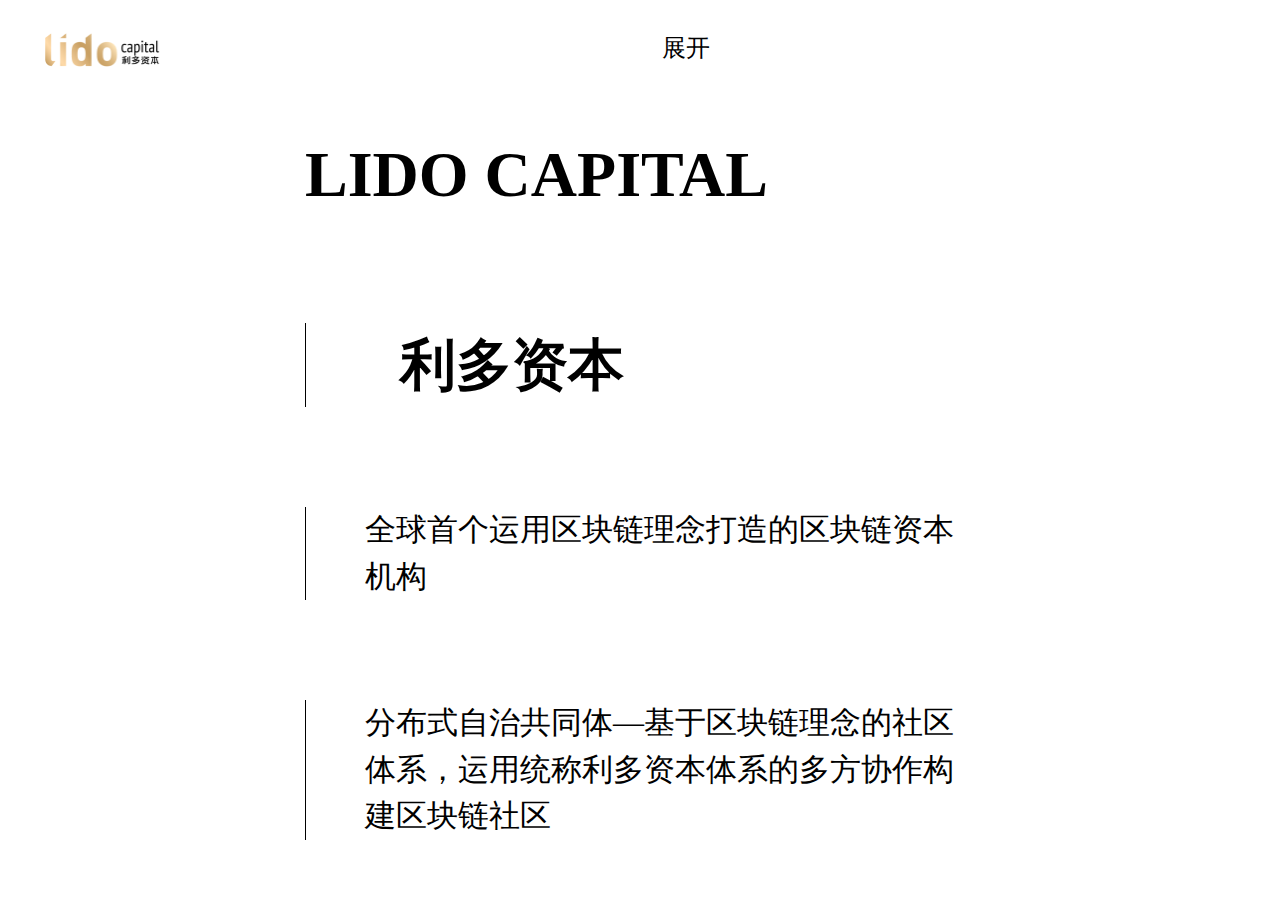
<file: index.html>
<!DOCTYPE html>
<html>

	<head>
		<meta charset="utf-8">
		<meta name="robots" content="all">
		<meta name="Copyright" content="">
		<meta name="author" content="Marke">
		<meta name="format-detection" content="telephone=no">
		<meta name="viewport" id="viewport" content="initial-scale=1, maximum-scale=1, minimum-scale=1, user-scalable=no">
		<meta name="apple-mobile-web-app-capable" content="yes">
		<meta name="apple-mobile-web-app-status-bar-style" content="black">
		<meta name="keywords" content="利多资本">
		<meta name="description" content="利多资本">
		<link rel="stylesheet" type="text/css" href="css/swiper3.4.2.css" />
		<title>利多资本</title>
		<!-- 创建-2018-08-12 -->
		<script>
			! function() {
				function a() {
					var dw = 750;
					var viewport = document.getElementById('viewport');
					viewport.setAttribute('content', 'width=' + dw + ', user-scalable=no')
				}
				var b = null;
				window.addEventListener('resize', function() {
					clearTimeout(b);
					b = setTimeout(a, 600)
				}, !1);
				a()
			}(window);

			function isPc() {
				var os = ['Android', 'iPhone', 'Windows Phone', 'iPod', 'BlackBerry', 'MeeGo', 'SymbianOS'];
				var info = navigator.userAgent;
				var len = os.length;
				for(var i = 0; i < len; i++) {
					if(info.indexOf(os[i]) > 0) {
						return false;
					}
				}
				return true;
			}

			//			if (isPc()) {
			//				location.href = '';//此处填写pc端绝对地址
			//			}
		</script>
		<link rel="stylesheet" href="css/comm.css" charset="utf-8">
	</head>

	<body>
		<div class="g-wrap g-index">
			<div class="nav">
				<img src="ossweb-img/lido_logo.png" class="logo"/>
				<div class="btn-wrap">
					<a href="javascript:" class="nav-open">展开</a>
					<a href="javascript:" class="nav-close">X</a>
				</div>
			</div>
			<ul class="nav-list">
					<li class="on">
						<a href="javascript:">首页</a>
					</li>
					<li>
						<a href="javascript:">组织架构</a>
					</li>
					<li>
						<a href="javascript:">项目</a>
					</li>
					<li>
						<a href="javascript:">合伙人</a>
					</li>
					<li>
						<a href="javascript:">新闻</a>
					</li>
				</ul>
				

			<div class="g-swiper-container" id="Jswiper">
				<div class="swiper-wrapper">
					<div class="swiper-slide">
						<div class="page1 m-container">
							<p class="title">LIDO CAPITAL</p>
							<ul class="page1-list">
								<li>利多资本</li>
								<li>全球首个运用区块链理念打造的区块链资本机构</li>
								<li>分布式自治共同体—基于区块链理念的社区体系，运用统称利多资本体系的多方协作构建区块链社区</li>
							</ul>
							<a href="details.html" class="btn-about">关于利多资本</a>
						</div>
					</div>
					<div class="swiper-slide">
						<div class="page2 ">
							<p class="title">ORGANIZATION</p>
							<div class="organization-swiper swiper-container">
								<div class="swiper-wrapper">
									<div class="swiper-slide">
										<h3 class="name1">利多投行</h3>
										<div class="organization-info">
											<img src="ossweb-img/img_organization_investment.png" />
											<div class="text-info">
												<h4>负责体系中商务运作方向</h4>

												<p>深度孵化体系内各个区块链项目，发起及规划区块链个赛道布局，对接外部区块链项目进行币改等投行业务，目前已发起并孵化体系内18个项目，旗下著名项目包括链恋ONLYLOVECHAIN，魔笛MODICHAIN、神链积分链iLAMPCHAIN、链上书LINKWORD、土豆饭TODOFAN等。</p>
											</div>
										</div>
									</div>
									<div class="swiper-slide">
										<h3 class="name2">利多基金</h3>
										<div class="organization-info">
											<img src="ossweb-img/img_organization_fund.png" />
											<div class="text-info">
												<h4>负责体系中市值维护及投资方向</h4>
												<p>为体系内孵化项目进行宣导及TOKEN融资，对外部进行尽调及投资行为。同时服务于体系内外等优质项目的量化技术维护等。</p>
											</div>
										</div>
									</div>
									<div class="swiper-slide">
										<h3 class="name3">利多技术</h3>
										<div class="organization-info">
											<img src="ossweb-img/img_organization_tech.png" />
											<div class="text-info">
												<h4>负责体系中技术研发方向</h4>
												<p>为体系内多个项目进行技术支撑，深度进行公有链、跨链、侧链、联盟等技术研发，为区块链项目及币改项目提供合理、高效的BlockChain解决方案。</p>
											</div>
										</div>
									</div>
									<div class="swiper-slide">
										<h3 class="name4">利多运营</h3>
										<div class="organization-info">
											<img src="ossweb-img/img_organization_operation.png" />
											<div class="text-info">
												<h4>负责体系中项目推广、宣发及募资</h4>
												<p>为体系内多个项目进行技术支撑，深度进行公有链、跨链、侧链、联盟等技术研发，为区块链项目及币改项目提供合理、高效的BlockChain解决方案。</p>
											</div>
										</div>
									</div>
									<div class="swiper-slide">
										<h3 class="name5">利多交易</h3>
										<div class="organization-info">
											<img src="ossweb-img/img_organization_transaction.png" />
											<div class="text-info">
												<h4>负责体系相关的海外相关交易平台对接及建设</h4>
												<p>服务及对接海外交易平台，为体系内TOKEN流通提供建设、扩展、维护及运营，目前对接有澳洲三大交易平台、南非及新加坡、日本、韩国数个交易平台。</p>
											</div>
										</div>
									</div>
									<div class="swiper-slide">
										<h3 class="name6">利多传媒</h3>
										<div class="organization-info">
											<img src="ossweb-img/img_organization_medium.png" />
											<div class="text-info">
												<h4>负责体系内项目、活动等媒体相关宣发</h4>
												<p>为利多资本体系中数十个区块链项目发声，进行线上线下全渠道媒体、活动、宣传对接及发布。外联数十家主流媒体机构、数百家海内外区块链传媒机构进行联动。</p>
											</div>
										</div>
									</div>
									<div class="swiper-slide">
										<h3 class="name7">利多教育</h3>
										<div class="organization-info">
											<img src="ossweb-img/img_organization_education.png" />
											<div class="text-info">
												<h4>负责区块链相关培训教育</h4>
												<p>与BlockChain United区块链国际联合社区深度战略合作，为中国区输入海外技术教程及国际化投资理念。 具体事务：为四类群体进行完善的区块链课程设计、整理及制作，针对1、区块链爱好者；2、区块链从业者；3；区块链技术人才；4、拥抱区块链的传统企业家等群体进行多维度的线上、线下集中式现场及跨国教学等教学。
												</p>
											</div>
										</div>
									</div>
								</div>
								<div class="swiper-pagination"></div>
							</div>
						</div>
					</div>
					<div class="swiper-slide">
						<div class="page3">
							<p class="title">ORGANIZATION</p>
							<ul class="projects-list">
								<li>
									<a href="javascript:" class="on">MODI CHAIN</a>
								</li>
								<li>
									<a href="javascript:">ONLYLOVE CHAIN</a>
								</li>
								<li>
									<a href="javascript:">ILAMP CHAIN</a>
								</li>
								<li>
									<a href="javascript:">LINKWORD</a>
								</li>
								<li>
									<a href="javascript:">CHAIN CHOI</a>
								</li>
								<li>
									<a href="javascript:">IAPP STORE</a>
								</li>
								<li>
									<a href="javascript:">TECX</a>
								</li>
								<li>
									<a href="javascript:">TODOFAN</a>
								</li>
								<li>
									<a href="javascript:">CHAIN LEAGUE</a>
								</li>
							</ul>
							<div class="project-name">
								魔笛
							</div>
							<div class="project-info-wrap">
								<img src="ossweb-img/logo_modi.png" class="pro-img" />
								<p class="p-pro-title">球首款区块链移动MI-FI</p>
								<p class="p-pro-content">魔笛是解决传统矿机存在的耗电大、无法移动、收益不明确、无法随时随地联接网络等问题的综合解决方案服务商。魔笛开发一系列带宽类矿机，体验「购买不等于消费，拥有等于赚钱」的消费方式。同时通过引入广告植入、商城购物等机制为持有者创造多重收益。</p>
								<a href="javascript:" class="btn-move">了解更多</a>
							</div>
						</div>
					</div>
					<div class="swiper-slide">
						<div class="page4">
							<p class="title">PARTNERS</p>
							<a href="javascript:" class="arrow_right p-btn-r"></a>
							<div class="partners-swiper swiper-container">

								<div class="swiper-wrapper">
									<div class="swiper-slide">
										<div class="partners-info-wrap">
											<div class="piw-top">
												<img src="ossweb-img/member_qiu.png" />
												<p class="name">邱文城</p>
												<p>利多资本体系创始人</p>
											</div>
											<div class="piw-bottom">
												<p>BLOCKCHAIN UNITED中国社区合伙人 </p>
												<p>区块链技术研究院执行院长 </p>
												<p>多个区块链项目创始人、联合创始人</p>
												<p>资深区块链研究专家 </p>
												<p>区块链产融结合研究学者 </p>
												<p>提出区块链分布式自治共同体第一人</p>
											</div>
										</div>
									</div>
									<div class="swiper-slide">
										<div class="partners-info-wrap">
											<div class="piw-top">
												<img src="ossweb-img/member_jiang.png" />
												<p class="name">江韩翠</p>
												<p>魔笛创始人</p>
											</div>
											<div class="piw-bottom">
												<p>毕业于厦门大学财务管理专业 </p>
												<p>LIDO利多资本合伙人 </p>
												<p>BLOCKCHAIN UNITED深圳社区负责人 </p>
												<p>以太雾基金会投资者关系负责人 </p>
											</div>
										</div>
									</div>
									<div class="swiper-slide">
										<div class="partners-info-wrap">
											<div class="piw-top">
												<img src="ossweb-img/member_peng.png" />
												<p class="name">彭明鑫</p>
												<p>链上书创始人</p>
											</div>
											<div class="piw-bottom">
												<p>利多资本LidoCapital合伙人 </p>

											</div>
										</div>
									</div>
									<div class="swiper-slide">
										<div class="partners-info-wrap">
											<div class="piw-top">
												<img src="ossweb-img/member_qiu.png" />
												<p class="name">韩潇雪</p>
												<p>链恋OLC创始人</p>
											</div>
											<div class="piw-bottom">
												<p>利多资本LidoCapital合伙人 </p>
												<p>兰堂千度文化创始人 </p>
												<p>中国青年大提琴演奏家</p>
												<p>千度交响乐团团长 </p>
											</div>
										</div>
									</div>
									<div class="swiper-slide">
										<div class="partners-info-wrap">
											<div class="piw-top">
												<img src="ossweb-img/member_zeng.png" />
												<p class="name">曾伟斌</p>
												<p>神链创始人</p>
											</div>
											<div class="piw-bottom">
												<p>区块链资深工程师 </p>
												<p>曾在大型国企担任高级工程师 </p>
												<p>从事多年移动互联网应用及区块链开发</p>
												<p>我的神灯联合创始人兼CTO </p>
												<p>(我的神灯 、漂流局、链报等) </p>
												<p>利多资本LidoCapital高级技术合伙人</p>
											</div>
										</div>
									</div>
								</div>
							</div>

						</div>
					</div>
					<div class="swiper-slide">
						<div class="page5 m-container">
							<p class="title">NEWS</p>
							<a href="javascript:" class="arrow_right n-btn-r"></a>
							<div class="news-swiper swiper-container">


								<div class="swiper-wrapper">
									<div class="swiper-slide">
										<img src="ossweb-img/img_1.png" />
										<div class="news-info">
											<h3>利多资本区块链品牌全球发布会</h3>
											<p>2018年7月22日，由利多资本联合乙辰科技、非小号、未来财经、香港小贝壳、车享链举办的“区块链深圳品牌全球发布会”在深圳成功召开。本次发布会旨在为区块链......</p>
											<a href="news_details.html" class="btn-read">阅读新闻</a>
										</div>
									</div>
									<div class="swiper-slide ">
										<img src="ossweb-img/img_2.png" />
										<div class="news-info">
											<h3>利多资本区块链品牌全球发布会</h3>
											<p>2018年7月22日，由利多资本联合乙辰科技、非小号、未来财经、香港小贝壳、车享链举办的“区块链深圳品牌全球发布会”在深圳成功召开。本次发布会旨在为区块链......</p>
											<a href="news_details.html" class="btn-read">阅读新闻</a>
										</div>
									</div>
								</div>
							</div>
						</div>
						<div class="footer">
							<p>如需合作，请联系我们: lidocapitalsg@gmail.com</p>
							<p>Copyright © Lido Capital. All Rights Reserved.</p>
						</div>
					</div>
				</div>
			</div>
		</div>
		<script src="js/zepto.js"></script>
		<script src="js/swiper3.4.2.js"></script>
		<script src="js/comm.js"></script>
	</body>
</html>
</file>
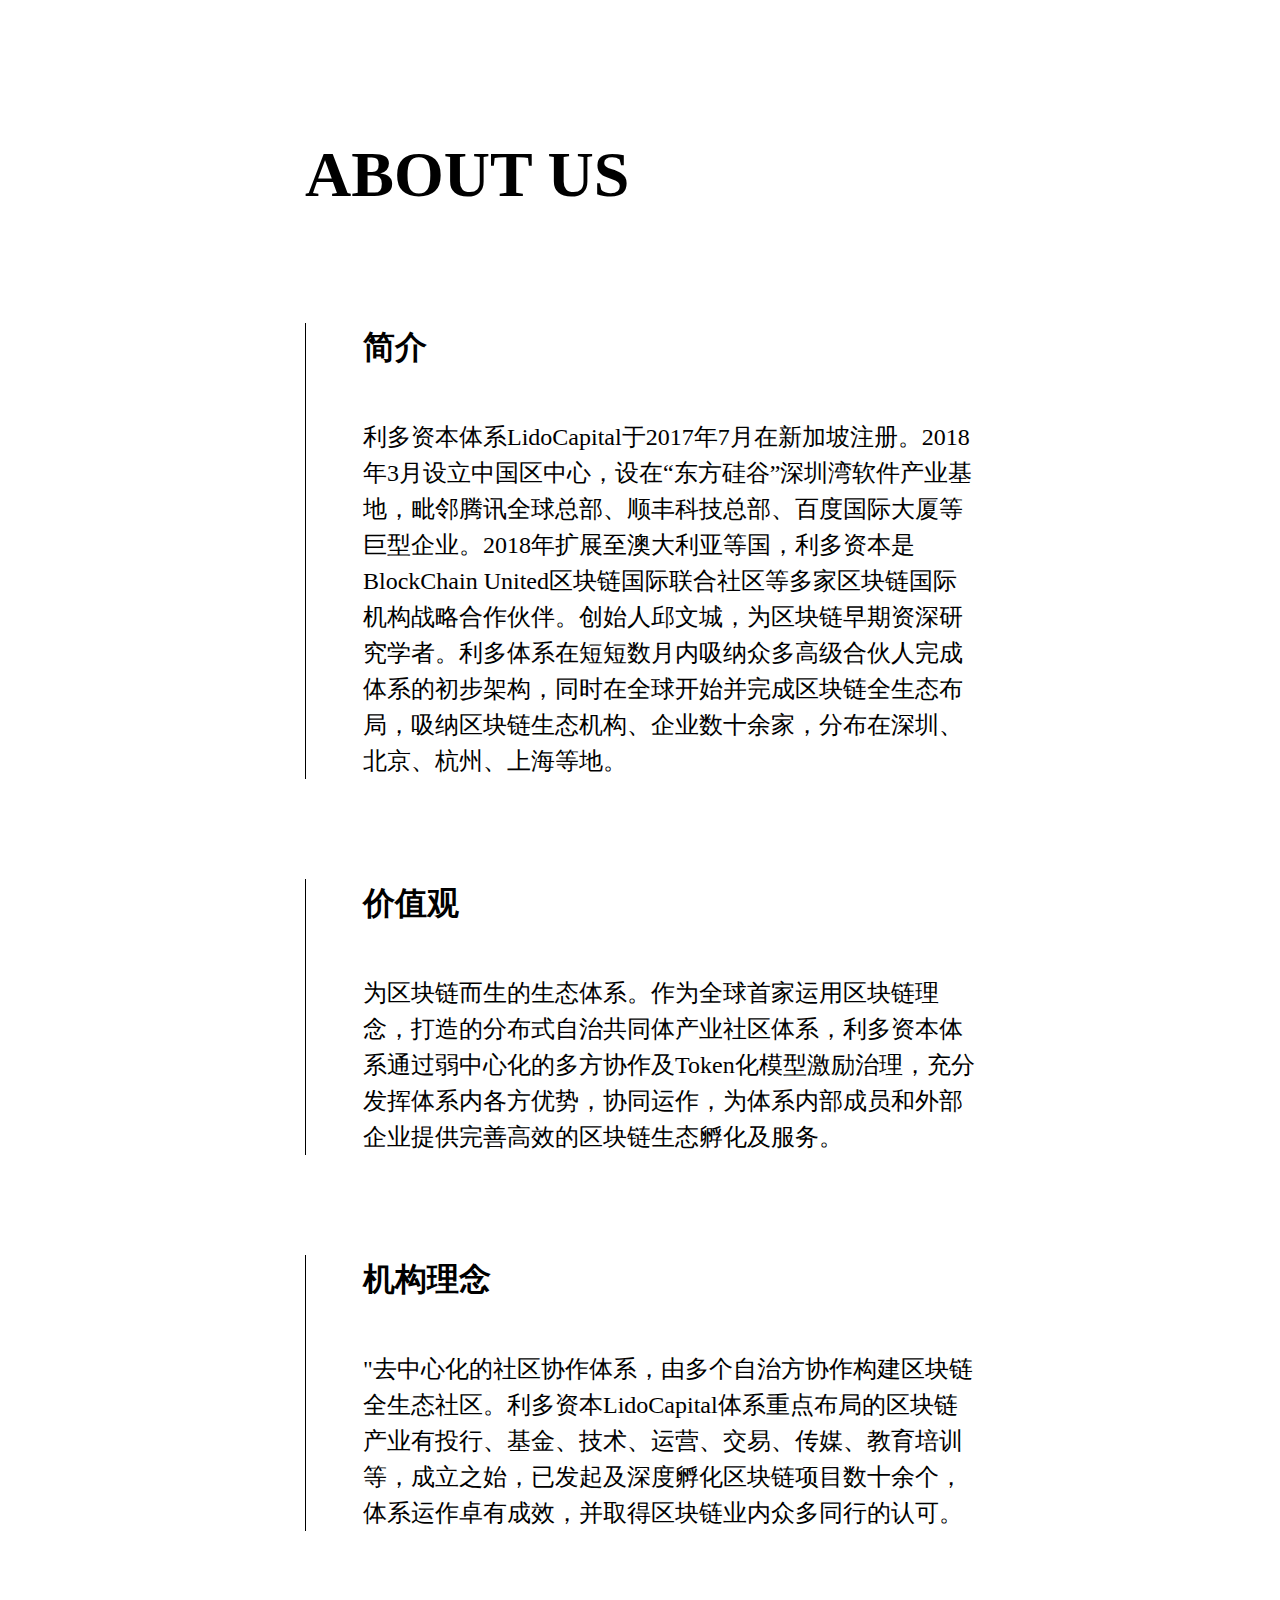
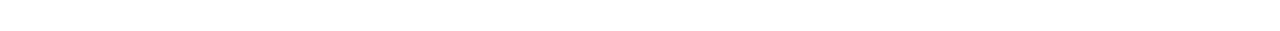
<file: details.html>
<!DOCTYPE html>
<html>
<head>
    <meta charset="utf-8">
    <meta name="robots" content="all">
    <meta name="Copyright" content="">
    <meta name="author" content="Marke">
    <meta name="format-detection" content="telephone=no">
    <meta name="viewport" id="viewport" content="initial-scale=1, maximum-scale=1, minimum-scale=1, user-scalable=no">
    <meta name="apple-mobile-web-app-capable" content="yes">
    <meta name="apple-mobile-web-app-status-bar-style" content="black">
    <meta name="keywords" content="利多资本">
    <meta name="description" content="利多资本">
    <title>利多资本</title>
    <!-- 创建-2018-08-12 -->
    <script>
        !function(){function a(){var dw=750;var viewport=document.getElementById('viewport');viewport.setAttribute('content', 'width='+dw+', user-scalable=no')}var b=null;window.addEventListener('resize',function(){clearTimeout(b);b=setTimeout(a, 600)},!1);a()}(window);
    			//			if (isPc()) {
			//				location.href = '';//此处填写pc端绝对地址
			//			}
    </script>
    <link rel="stylesheet" href="css/comm.css" charset="utf-8">
</head>
<body>

<div class="g-wrap">
<div class="m-container">
				<p class="title">
					ABOUT US	    			
	    		</p>
			<ul class="content-info-list">
				<li>
					<h3>简介</h3>
					<p>利多资本体系LidoCapital于2017年7月在新加坡注册。2018年3月设立中国区中心，设在“东方硅谷”深圳湾软件产业基地，毗邻腾讯全球总部、顺丰科技总部、百度国际大厦等巨型企业。2018年扩展至澳大利亚等国，利多资本是BlockChain United区块链国际联合社区等多家区块链国际机构战略合作伙伴。创始人邱文城，为区块链早期资深研究学者。利多体系在短短数月内吸纳众多高级合伙人完成体系的初步架构，同时在全球开始并完成区块链全生态布局，吸纳区块链生态机构、企业数十余家，分布在深圳、北京、杭州、上海等地。</p>
				</li>
				<li>
					<h3>价值观</h3>
					<p>为区块链而生的生态体系。作为全球首家运用区块链理念，打造的分布式自治共同体产业社区体系，利多资本体系通过弱中心化的多方协作及Token化模型激励治理，充分发挥体系内各方优势，协同运作，为体系内部成员和外部企业提供完善高效的区块链生态孵化及服务。</p>
				</li>
				<li>
					<h3>机构理念</h3>
					<p>"去中心化的社区协作体系，由多个自治方协作构建区块链全生态社区。利多资本LidoCapital体系重点布局的区块链产业有投行、基金、技术、运营、交易、传媒、教育培训等，成立之始，已发起及深度孵化区块链项目数十余个，体系运作卓有成效，并取得区块链业内众多同行的认可。</p>
				</li>
			</ul>
			</div>
</div>

</body>
</html>
</file>
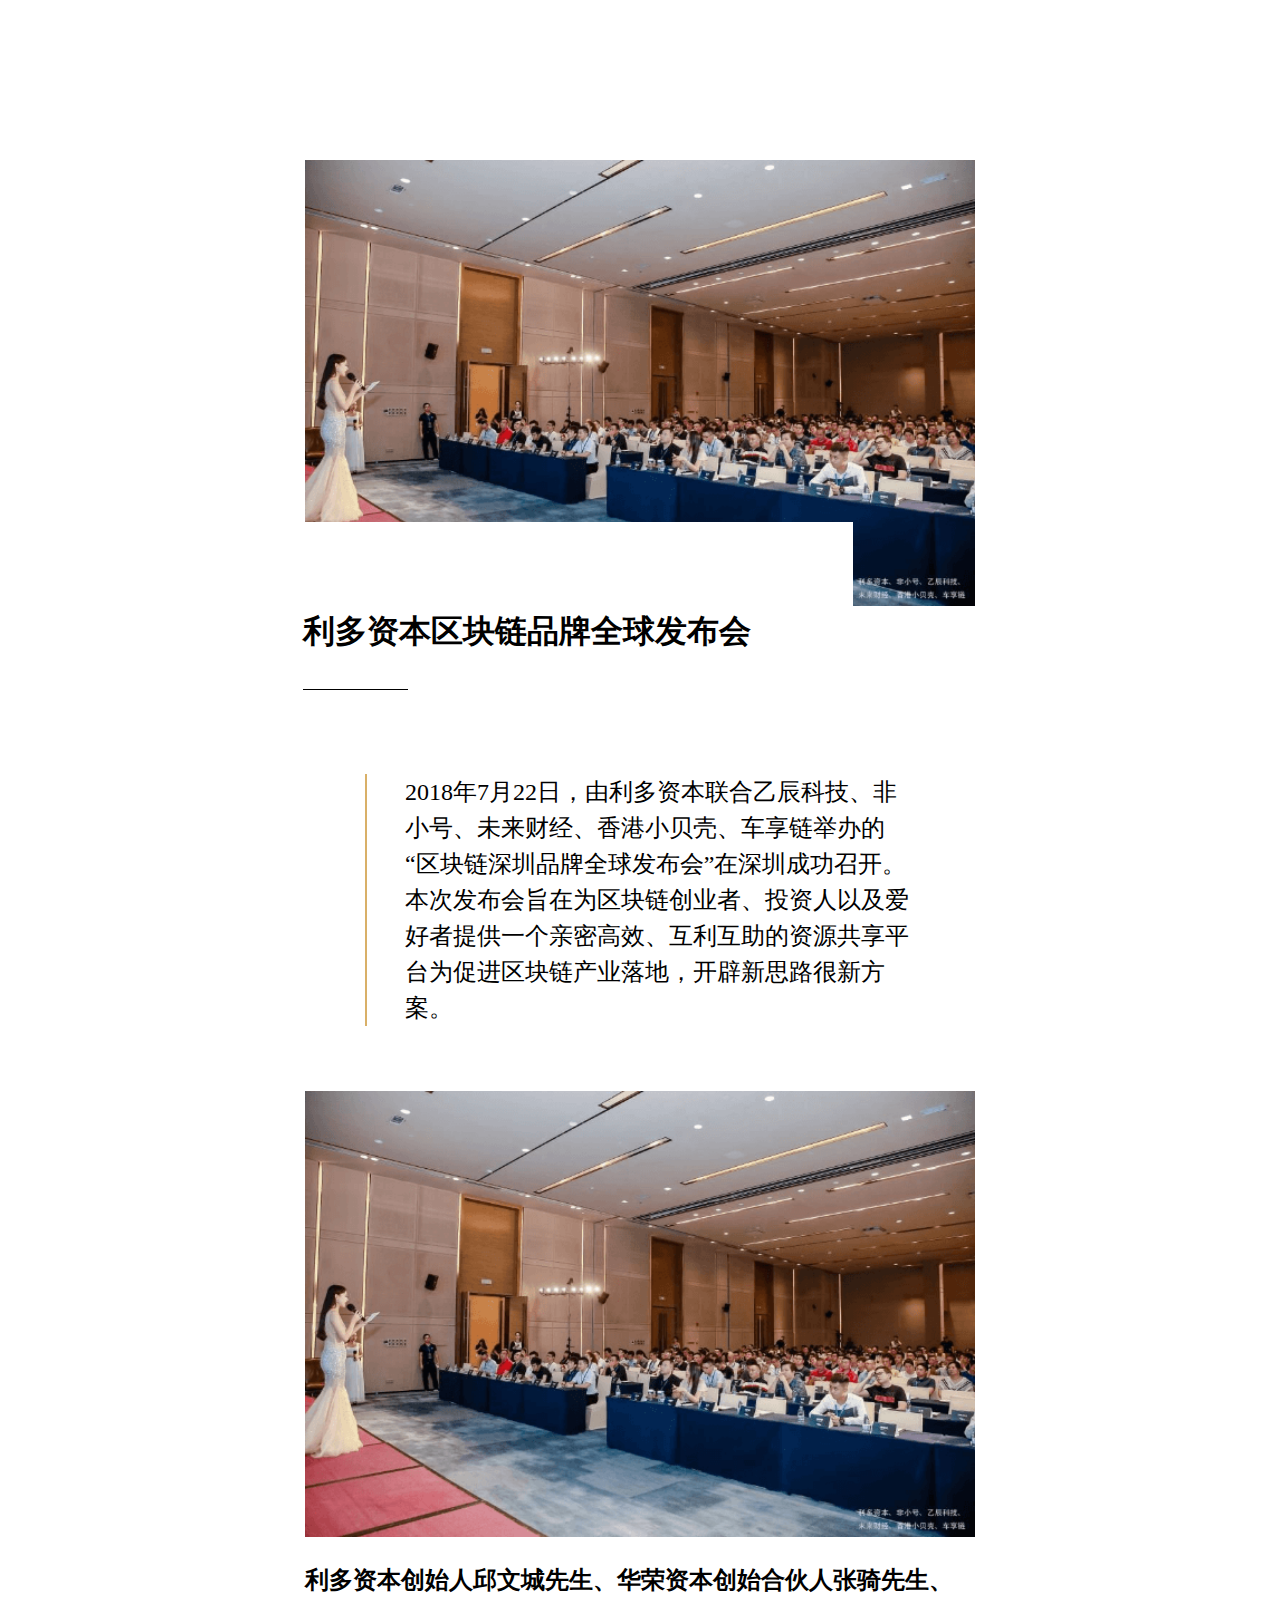
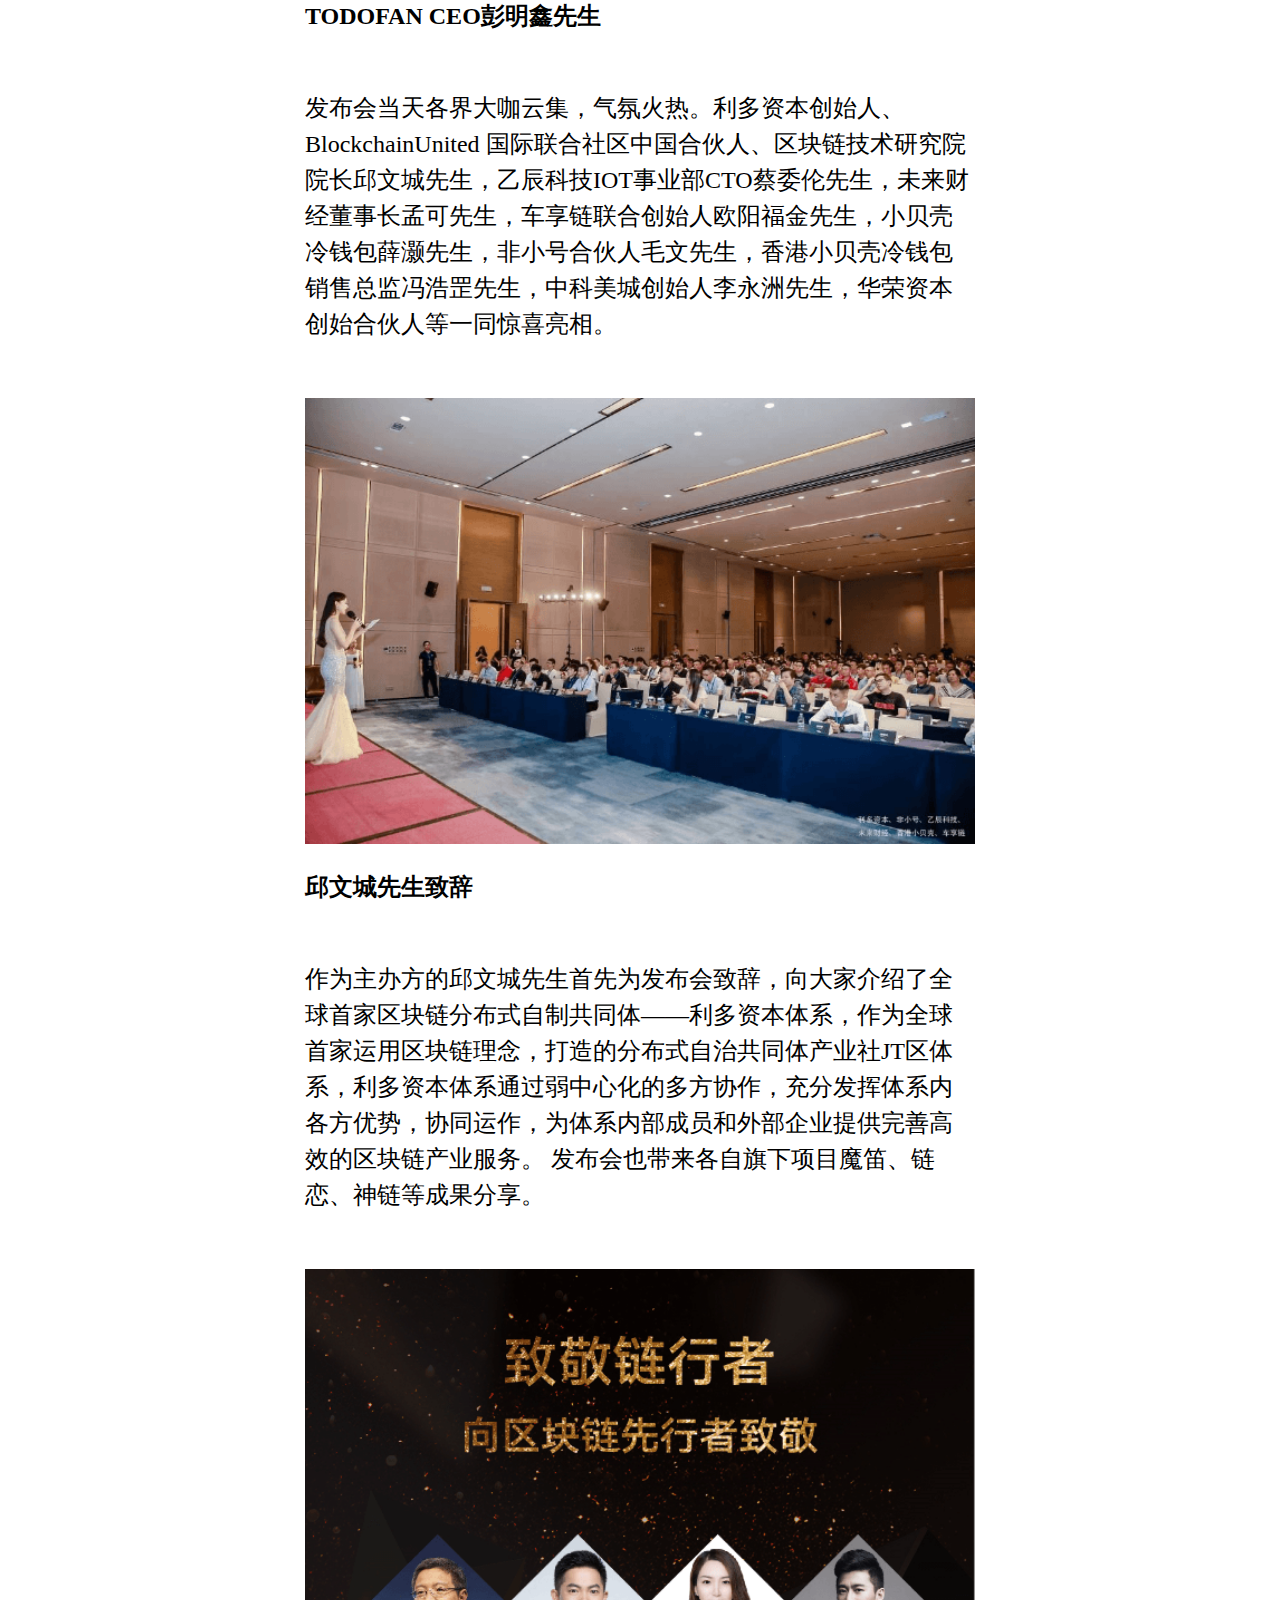
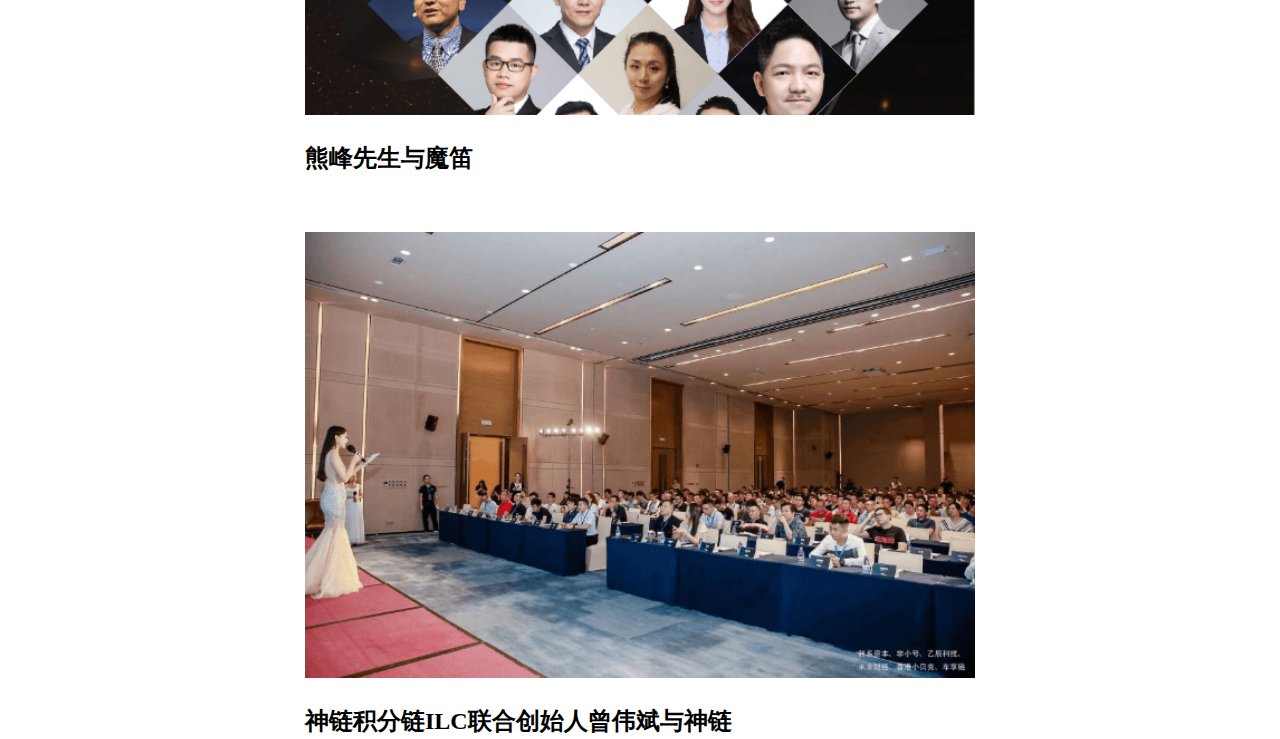
<file: news_details.html>
<!DOCTYPE html>
<html>
<head>
    <meta charset="utf-8">
    <meta name="robots" content="all">
    <meta name="Copyright" content="">
    <meta name="author" content="Marke">
    <meta name="format-detection" content="telephone=no">
    <meta name="viewport" id="viewport" content="initial-scale=1, maximum-scale=1, minimum-scale=1, user-scalable=no">
    <meta name="apple-mobile-web-app-capable" content="yes">
    <meta name="apple-mobile-web-app-status-bar-style" content="black">
    <meta name="keywords" content="利多资本">
    <meta name="description" content="利多资本">
    <title>ר利多资本</title>
    <!-- 创建-2018-08-12 -->
    <script>
        !function(){function a(){var dw=750;var viewport=document.getElementById('viewport');viewport.setAttribute('content', 'width='+dw+', user-scalable=no')}var b=null;window.addEventListener('resize',function(){clearTimeout(b);b=setTimeout(a, 600)},!1);a()}(window);
    			//			if (isPc()) {
			//				location.href = '';//此处填写pc端绝对地址
			//			}
    </script>
    <link rel="stylesheet" href="css/comm.css" charset="utf-8">
</head>
<body>

<div class="g-wrap g-news_details">
	<div class="m-container">
		<img src="ossweb-img/img_1.png" class="img1"/>
		<p class="news_title">
			利多资本区块链品牌全球发布会
		</p>
		<p class="p1">
			2018年7月22日，由利多资本联合乙辰科技、非小号、未来财经、香港小贝壳、车享链举办的“区块链深圳品牌全球发布会”在深圳成功召开。本次发布会旨在为区块链创业者、投资人以及爱好者提供一个亲密高效、互利互助的资源共享平台为促进区块链产业落地，开辟新思路很新方案。
		</p>
		<img src="ossweb-img/img_1.png" alt=""/>
		<p class="img-title">利多资本创始人邱文城先生、华荣资本创始合伙人张骑先生、TODOFAN CEO彭明鑫先生</p>
		<p class="p2">发布会当天各界大咖云集，气氛火热。利多资本创始人、BlockchainUnited 国际联合社区中国合伙人、区块链技术研究院院长邱文城先生，乙辰科技IOT事业部CTO蔡委伦先生，未来财经董事长孟可先生，车享链联合创始人欧阳福金先生，小贝壳冷钱包薛灏先生，非小号合伙人毛文先生，香港小贝壳冷钱包销售总监冯浩罡先生，中科美城创始人李永洲先生，华荣资本创始合伙人等一同惊喜亮相。</p>
		<img src="ossweb-img/img_1.png" alt="" />
		<p class="img-title">邱文城先生致辞</p>
		<p class="p2">作为主办方的邱文城先生首先为发布会致辞，向大家介绍了全球首家区块链分布式自制共同体——利多资本体系，作为全球首家运用区块链理念，打造的分布式自治共同体产业社JT区体系，利多资本体系通过弱中心化的多方协作，充分发挥体系内各方优势，协同运作，为体系内部成员和外部企业提供完善高效的区块链产业服务。
发布会也带来各自旗下项目魔笛、链恋、神链等成果分享。</p>
		<img src="ossweb-img/img_2.png" />
		<p class="img-title">熊峰先生与魔笛</p>
		<img src="ossweb-img/img_1.png"/>
		<p class="img-title">神链积分链ILC联合创始人曾伟斌与神链</p>
		
	</div>
</div>


</body>
</html>
</file>
<file: css/comm.css>
.arrow_left,.arrow_right,.sprite-img{background-image:url(../ossweb-img/sprite-img.png);background-size:221px 108px;background-repeat:no-repeat}
.arrow_left{background-position:0 0;width:108px;height:108px}
.arrow_right{background-position:-113px 0;width:108px;height:108px}
body,dd,dl,form,h1,h2,h3,h4,h5,h6,ol,p,ul{margin:0}
body,button,input,select,textarea{font-size:24px;line-height:1.5}
h1,h2,h3,h4,h5,h6{font-size:100%}
b,em{font-style:normal}
a{text-decoration:none}
a:hover{text-decoration:none}
img{vertical-align:middle;border:0;padding:0;margin:0}
button,input,select,textarea{font-size:100%;outline:0}
table{border-collapse:collapse;border-spacing:0}
ol,td,th,ul{padding:0}
dl,ol,ul{list-style:none}
.clearfix:after{visibility:hidden;display:block;font-size:0;content:" ";clear:both;height:0}
.clearfix{*zoom:1}
.g-wrap,body,html{width:100%;height:100%}
.g-index{height:100%;overflow:hidden}
.g-wrap{-webkit-text-size-adjust:none;font-size:24px}
.g-wrap a{-webkit-tap-highlight-color:transparent;display:inline-block}
.g-wrap a:active{-webkit-filter:brightness(1.2);filter:brightness(1.2)}
.swiper-container{width:100%;height:100%}
#Jswiper{position:relative;width:100%;height:100%}
#Jswiper .swiper-slide{position:relative;background:#fff;color:#000;text-align:center;overflow:auto;-webkit-overflow-scrolling:touch}
.swiper-pagination-bullet-active{background:#000}
.m-container{width:670px;margin:0 auto}
.title{text-align:left;font-size:64px;margin-top:127px;font-weight:700;margin-bottom:100px}
.nav{position:fixed;height:96px;top:0;left:0;width:750px;line-height:96px;overflow:hidden;background:#fff;z-index:999}
.nav img{margin-left:40px}
.nav .btn-wrap{height:96px;color:#000;float:right;margin-right:40px}
.nav .btn-wrap a{line-height:96px;color:#000}
.nav .nav-close{display:none}
.nav-list{display:none;position:fixed;height:100%;top:96px;left:0;z-index:999;width:100%;background:#fff}
.nav-list li{margin:45px 25px}
.nav-list li.on,.nav-list li:hover{border-bottom:2px solid #d9b068}
.nav-list li.on a,.nav-list li:hover a{color:#d9b068}
.nav-list a{font-size:32px;display:inline-block;padding:0 16px;color:#000;line-height:56px}
.page1{text-align:center}
.page1-list li{text-align:left;position:relative;margin-bottom:100px;font-size:31px;padding-left:60px}
.page1-list li:first-child{font-weight:700;font-size:56px;padding-left:95px}
.page1-list li:before{position:absolute;content:"";width:1px;height:100%;background:#000;left:0;top:0}
.btn-about{padding:20px 45px;background:#d9b068;color:#000}
.page2 .title,.page3 .title,.page4 .title,.pgae5 .title{margin-bottom:40px;padding:0 40px}
.organization-swiper{text-align:left}
.organization-swiper h3{z-index:1;text-align:left;position:relative;text-align:left;padding:0 40px;margin-bottom:90px;float:left;font-size:56px}
.organization-swiper h3:after{content:'';font-size:154px;color:#f5f5f5;width:222px;height:120px;text-align:center;list-style:initial;position:absolute;bottom:-26px;left:50%;transform:translateX(-50%);z-index:-1}
.organization-swiper h3.name1:after{content:'01'}
.organization-swiper h3.name2:after{content:'02'}
.organization-swiper h3.name3:after{content:'03'}
.organization-swiper h3.name4:after{content:'04'}
.organization-swiper h3.name5:after{content:'05'}
.organization-swiper h3.name6:after{content:'06'}
.organization-swiper h3.name7:after{content:'07'}
.organization-info{position:relative;width:580px;height:580px;float:right;text-align:left}
.organization-info img{position:relative;width:580px;height:580px}
.organization-info .text-info{width:364px;position:absolute;background:#fff;padding:43px 50px;box-shadow:0 0 14px rgba(0,0,0,.2);top:46px;left:-123px}
.organization-info .text-info:after{position:absolute;content:"";width:1px;top:-150px;right:-360px;background:#000}
.organization-info .text-info h4{margin-bottom:35px;font-size:32px}
.page3 .title{margin-bottom:30px}
.projects-list{position:relative;overflow:hidden;white-space:nowrap;width:710px;overflow:auto;-webkit-overflow-scrolling:touch;margin-left:40px;text-align:left}
.projects-list:after{position:absolute;right:0;top:0;content:"";width:1px;background:#000}
.projects-list a{color:#000;font-weight:700;padding:5px 10px}
.projects-list a.on{background:#000;color:#fff}
.projects-list li{white-space:nowrap;margin:8px 10px;display:inline}
.projects-list li:last-child{margin-right:40px}
.page4{position:relative}
.page4 .p-btn-r{position:absolute;right:0;z-index:99;top:250px}
.partners-swiper{margin-left:35px}
.partners-swiper .swiper-slide{width:500px}
.project-name{margin-top:45px;padding-left:95px;margin-left:40px;font-size:40px;position:relative;text-align:left;font-weight:700}
.project-name:after{position:absolute;left:0;top:0;content:"";width:1px;height:150px;background:#000}
.project-info-wrap{margin-top:40px;text-align:left;width:420px;height:600px;padding:55px 75px;background:#2b2d37;box-shadow:0 0 10px #2b2d37;color:#d9b068;margin-left:135px;position:relative}
.project-info-wrap img{position:absolute;left:76px;top:52px}
.p-pro-title{font-size:32px;margin:86px 0 30px;font-weight:700}
.btn-move{padding:10px 35px;background:#d9b068;color:#000;position:absolute;bottom:55px;left:75px}
.partners-info-wrap{text-align:center;width:440px;height:577px;box-shadow:0 4px 12px 0 rgba(0,0,0,.2);color:#d9b068;margin-left:5px;background:#fff}
.piw-top{width:100%;height:320px;background:#2b2d37}
.piw-top p:first-child{font-size:20px}
.piw-top img{margin:35px 0 35px;height:120px;width:120px}
.piw-top .name{margin-bottom:5px;font-size:32px}
.piw-bottom{color:#000;font-size:20px;margin:0 auto;height:250px;text-align:left;padding:0 40px;margin-top:25px}
.page5{position:relative}
.page5 .n-btn-r{position:absolute;right:0;top:391px;z-index:99}
.news-swiper{margin:0;padding-top:20px}
.news-swiper img{height:400px;width:600px}
.news-swiper .arrow_left,.news-swiper .arrow_right{margin-top:-20px}
.news-swiper .arrow_left{left:-160px}
.news-swiper .swiper-container{height:450px}
.news-swiper .swiper-slide{text-align:left;width:720px;height:580px;padding-right:230px;position:relative}
.news-swiper .swiper-slide:last-child{padding-right:0}
.news-swiper .swiper-slide:last-child .news-info{right:0}
.news-info{width:373px;height:395px;padding:45px 40px 50px;position:absolute;background:#fff;text-align:left;left:9px;top:63px;box-shadow:0 0 10px #ccc}
.news-info h3{font-size:32px;margin-bottom:30px}
.news-info a{padding:15px 60px;background:#d9b068;color:#000;position:absolute;bottom:50px;left:45px}
.news-info p{font-size:20px}
.footer{height:180px;width:100%;background:#f3f3f3;text-align:center;color:#999;position:absolute;bottom:0;left:0}
.footer p:first-child{color:#000;padding:50px 0 16px}
.content-info-list{padding-bottom:100px}
.content-info-list h3{font-size:32px;margin-bottom:48px;margin-top:100px}
.content-info-list li{padding-left:58px;position:relative}
.content-info-list li:after{position:absolute;left:0;top:0;height:100%;width:1px;content:"";background:#000}
.g-news_details .img1{margin-top:160px}
.g-news_details .news_title{position:relative;top:-84px;background:#fff;left:-2px;height:56px;width:493px;padding:85px 57px 27px 0;font-size:32px;font-weight:700}
.g-news_details .news_title:after{position:absolute;left:0;bottom:0;height:1px;width:105px;content:"";z-index:1;background:#000}
.g-news_details img{width:670px;height:446px}
.g-news_details .p1{width:510px;padding-left:40px;margin:0 auto 65px;position:relative}
.g-news_details .p1:after{position:absolute;left:0;top:0;height:100%;width:2px;background:#d9b068;content:"";z-index:2}
.g-news_details .p2{margin-bottom:56px}
.g-news_details .img-title{margin:25px auto 56px;font-weight:700}
</file>
<file: css/swiper3.4.2.css>
/**
 * Swiper 3.4.2
 * Most modern mobile touch slider and framework with hardware accelerated transitions
 * 
 * http://www.idangero.us/swiper/
 * 
 * Copyright 2017, Vladimir Kharlampidi
 * The iDangero.us
 * http://www.idangero.us/
 * 
 * Licensed under MIT
 * 
 * Released on: March 10, 2017
 */
.swiper-container{margin-left:auto;margin-right:auto;position:relative;overflow:hidden;z-index:1}.swiper-container-no-flexbox .swiper-slide{float:left}.swiper-container-vertical>.swiper-wrapper{-webkit-box-orient:vertical;-moz-box-orient:vertical;-ms-flex-direction:column;-webkit-flex-direction:column;flex-direction:column}.swiper-wrapper{position:relative;width:100%;height:100%;z-index:1;display:-webkit-box;display:-moz-box;display:-ms-flexbox;display:-webkit-flex;display:flex;-webkit-transition-property:-webkit-transform;-moz-transition-property:-moz-transform;-o-transition-property:-o-transform;-ms-transition-property:-ms-transform;transition-property:transform;-webkit-box-sizing:content-box;-moz-box-sizing:content-box;box-sizing:content-box}.swiper-container-android .swiper-slide,.swiper-wrapper{-webkit-transform:translate3d(0,0,0);-moz-transform:translate3d(0,0,0);-o-transform:translate(0,0);-ms-transform:translate3d(0,0,0);transform:translate3d(0,0,0)}.swiper-container-multirow>.swiper-wrapper{-webkit-box-lines:multiple;-moz-box-lines:multiple;-ms-flex-wrap:wrap;-webkit-flex-wrap:wrap;flex-wrap:wrap}.swiper-container-free-mode>.swiper-wrapper{-webkit-transition-timing-function:ease-out;-moz-transition-timing-function:ease-out;-ms-transition-timing-function:ease-out;-o-transition-timing-function:ease-out;transition-timing-function:ease-out;margin:0 auto}.swiper-slide{-webkit-flex-shrink:0;-ms-flex:0 0 auto;flex-shrink:0;width:100%;height:100%;position:relative}.swiper-container-autoheight,.swiper-container-autoheight .swiper-slide{height:auto}.swiper-container-autoheight .swiper-wrapper{-webkit-box-align:start;-ms-flex-align:start;-webkit-align-items:flex-start;align-items:flex-start;-webkit-transition-property:-webkit-transform,height;-moz-transition-property:-moz-transform;-o-transition-property:-o-transform;-ms-transition-property:-ms-transform;transition-property:transform,height}.swiper-container .swiper-notification{position:absolute;left:0;top:0;pointer-events:none;opacity:0;z-index:-1000}.swiper-wp8-horizontal{-ms-touch-action:pan-y;touch-action:pan-y}.swiper-wp8-vertical{-ms-touch-action:pan-x;touch-action:pan-x}.swiper-button-next,.swiper-button-prev{position:absolute;top:50%;width:27px;height:44px;margin-top:-22px;z-index:10;cursor:pointer;-moz-background-size:27px 44px;-webkit-background-size:27px 44px;background-size:27px 44px;background-position:center;background-repeat:no-repeat}.swiper-button-next.swiper-button-disabled,.swiper-button-prev.swiper-button-disabled{opacity:.35;cursor:auto;pointer-events:none}.swiper-button-prev,.swiper-container-rtl .swiper-button-next{background-image:url("data:image/svg+xml;charset=utf-8,%3Csvg%20xmlns%3D'http%3A%2F%2Fwww.w3.org%2F2000%2Fsvg'%20viewBox%3D'0%200%2027%2044'%3E%3Cpath%20d%3D'M0%2C22L22%2C0l2.1%2C2.1L4.2%2C22l19.9%2C19.9L22%2C44L0%2C22L0%2C22L0%2C22z'%20fill%3D'%23007aff'%2F%3E%3C%2Fsvg%3E");left:10px;right:auto}.swiper-button-prev.swiper-button-black,.swiper-container-rtl .swiper-button-next.swiper-button-black{background-image:url("data:image/svg+xml;charset=utf-8,%3Csvg%20xmlns%3D'http%3A%2F%2Fwww.w3.org%2F2000%2Fsvg'%20viewBox%3D'0%200%2027%2044'%3E%3Cpath%20d%3D'M0%2C22L22%2C0l2.1%2C2.1L4.2%2C22l19.9%2C19.9L22%2C44L0%2C22L0%2C22L0%2C22z'%20fill%3D'%23000000'%2F%3E%3C%2Fsvg%3E")}.swiper-button-prev.swiper-button-white,.swiper-container-rtl .swiper-button-next.swiper-button-white{background-image:url("data:image/svg+xml;charset=utf-8,%3Csvg%20xmlns%3D'http%3A%2F%2Fwww.w3.org%2F2000%2Fsvg'%20viewBox%3D'0%200%2027%2044'%3E%3Cpath%20d%3D'M0%2C22L22%2C0l2.1%2C2.1L4.2%2C22l19.9%2C19.9L22%2C44L0%2C22L0%2C22L0%2C22z'%20fill%3D'%23ffffff'%2F%3E%3C%2Fsvg%3E")}.swiper-button-next,.swiper-container-rtl .swiper-button-prev{background-image:url("data:image/svg+xml;charset=utf-8,%3Csvg%20xmlns%3D'http%3A%2F%2Fwww.w3.org%2F2000%2Fsvg'%20viewBox%3D'0%200%2027%2044'%3E%3Cpath%20d%3D'M27%2C22L27%2C22L5%2C44l-2.1-2.1L22.8%2C22L2.9%2C2.1L5%2C0L27%2C22L27%2C22z'%20fill%3D'%23007aff'%2F%3E%3C%2Fsvg%3E");right:10px;left:auto}.swiper-button-next.swiper-button-black,.swiper-container-rtl .swiper-button-prev.swiper-button-black{background-image:url("data:image/svg+xml;charset=utf-8,%3Csvg%20xmlns%3D'http%3A%2F%2Fwww.w3.org%2F2000%2Fsvg'%20viewBox%3D'0%200%2027%2044'%3E%3Cpath%20d%3D'M27%2C22L27%2C22L5%2C44l-2.1-2.1L22.8%2C22L2.9%2C2.1L5%2C0L27%2C22L27%2C22z'%20fill%3D'%23000000'%2F%3E%3C%2Fsvg%3E")}.swiper-button-next.swiper-button-white,.swiper-container-rtl .swiper-button-prev.swiper-button-white{background-image:url("data:image/svg+xml;charset=utf-8,%3Csvg%20xmlns%3D'http%3A%2F%2Fwww.w3.org%2F2000%2Fsvg'%20viewBox%3D'0%200%2027%2044'%3E%3Cpath%20d%3D'M27%2C22L27%2C22L5%2C44l-2.1-2.1L22.8%2C22L2.9%2C2.1L5%2C0L27%2C22L27%2C22z'%20fill%3D'%23ffffff'%2F%3E%3C%2Fsvg%3E")}.swiper-pagination{position:absolute;text-align:center;-webkit-transition:.3s;-moz-transition:.3s;-o-transition:.3s;transition:.3s;-webkit-transform:translate3d(0,0,0);-ms-transform:translate3d(0,0,0);-o-transform:translate3d(0,0,0);transform:translate3d(0,0,0);z-index:10}.swiper-pagination.swiper-pagination-hidden{opacity:0}.swiper-container-horizontal>.swiper-pagination-bullets,.swiper-pagination-custom,.swiper-pagination-fraction{bottom:10px;left:0;width:100%}.swiper-pagination-bullet{width:8px;height:8px;display:inline-block;border-radius:100%;background:#000;opacity:.2}button.swiper-pagination-bullet{border:none;margin:0;padding:0;box-shadow:none;-moz-appearance:none;-ms-appearance:none;-webkit-appearance:none;appearance:none}.swiper-pagination-clickable .swiper-pagination-bullet{cursor:pointer}.swiper-pagination-white .swiper-pagination-bullet{background:#fff}.swiper-pagination-bullet-active{opacity:1;background:#007aff}.swiper-pagination-white .swiper-pagination-bullet-active{background:#fff}.swiper-pagination-black .swiper-pagination-bullet-active{background:#000}.swiper-container-vertical>.swiper-pagination-bullets{right:10px;top:50%;-webkit-transform:translate3d(0,-50%,0);-moz-transform:translate3d(0,-50%,0);-o-transform:translate(0,-50%);-ms-transform:translate3d(0,-50%,0);transform:translate3d(0,-50%,0)}.swiper-container-vertical>.swiper-pagination-bullets .swiper-pagination-bullet{margin:5px 0;display:block}.swiper-container-horizontal>.swiper-pagination-bullets .swiper-pagination-bullet{margin:0 5px}.swiper-pagination-progress{background:rgba(0,0,0,.25);position:absolute}.swiper-pagination-progress .swiper-pagination-progressbar{background:#007aff;position:absolute;left:0;top:0;width:100%;height:100%;-webkit-transform:scale(0);-ms-transform:scale(0);-o-transform:scale(0);transform:scale(0);-webkit-transform-origin:left top;-moz-transform-origin:left top;-ms-transform-origin:left top;-o-transform-origin:left top;transform-origin:left top}.swiper-container-rtl .swiper-pagination-progress .swiper-pagination-progressbar{-webkit-transform-origin:right top;-moz-transform-origin:right top;-ms-transform-origin:right top;-o-transform-origin:right top;transform-origin:right top}.swiper-container-horizontal>.swiper-pagination-progress{width:100%;height:4px;left:0;top:0}.swiper-container-vertical>.swiper-pagination-progress{width:4px;height:100%;left:0;top:0}.swiper-pagination-progress.swiper-pagination-white{background:rgba(255,255,255,.5)}.swiper-pagination-progress.swiper-pagination-white .swiper-pagination-progressbar{background:#fff}.swiper-pagination-progress.swiper-pagination-black .swiper-pagination-progressbar{background:#000}.swiper-container-3d{-webkit-perspective:1200px;-moz-perspective:1200px;-o-perspective:1200px;perspective:1200px}.swiper-container-3d .swiper-cube-shadow,.swiper-container-3d .swiper-slide,.swiper-container-3d .swiper-slide-shadow-bottom,.swiper-container-3d .swiper-slide-shadow-left,.swiper-container-3d .swiper-slide-shadow-right,.swiper-container-3d .swiper-slide-shadow-top,.swiper-container-3d .swiper-wrapper{-webkit-transform-style:preserve-3d;-moz-transform-style:preserve-3d;-ms-transform-style:preserve-3d;transform-style:preserve-3d}.swiper-container-3d .swiper-slide-shadow-bottom,.swiper-container-3d .swiper-slide-shadow-left,.swiper-container-3d .swiper-slide-shadow-right,.swiper-container-3d .swiper-slide-shadow-top{position:absolute;left:0;top:0;width:100%;height:100%;pointer-events:none;z-index:10}.swiper-container-3d .swiper-slide-shadow-left{background-image:-webkit-gradient(linear,left top,right top,from(rgba(0,0,0,.5)),to(rgba(0,0,0,0)));background-image:-webkit-linear-gradient(right,rgba(0,0,0,.5),rgba(0,0,0,0));background-image:-moz-linear-gradient(right,rgba(0,0,0,.5),rgba(0,0,0,0));background-image:-o-linear-gradient(right,rgba(0,0,0,.5),rgba(0,0,0,0));background-image:linear-gradient(to left,rgba(0,0,0,.5),rgba(0,0,0,0))}.swiper-container-3d .swiper-slide-shadow-right{background-image:-webkit-gradient(linear,right top,left top,from(rgba(0,0,0,.5)),to(rgba(0,0,0,0)));background-image:-webkit-linear-gradient(left,rgba(0,0,0,.5),rgba(0,0,0,0));background-image:-moz-linear-gradient(left,rgba(0,0,0,.5),rgba(0,0,0,0));background-image:-o-linear-gradient(left,rgba(0,0,0,.5),rgba(0,0,0,0));background-image:linear-gradient(to right,rgba(0,0,0,.5),rgba(0,0,0,0))}.swiper-container-3d .swiper-slide-shadow-top{background-image:-webkit-gradient(linear,left top,left bottom,from(rgba(0,0,0,.5)),to(rgba(0,0,0,0)));background-image:-webkit-linear-gradient(bottom,rgba(0,0,0,.5),rgba(0,0,0,0));background-image:-moz-linear-gradient(bottom,rgba(0,0,0,.5),rgba(0,0,0,0));background-image:-o-linear-gradient(bottom,rgba(0,0,0,.5),rgba(0,0,0,0));background-image:linear-gradient(to top,rgba(0,0,0,.5),rgba(0,0,0,0))}.swiper-container-3d .swiper-slide-shadow-bottom{background-image:-webkit-gradient(linear,left bottom,left top,from(rgba(0,0,0,.5)),to(rgba(0,0,0,0)));background-image:-webkit-linear-gradient(top,rgba(0,0,0,.5),rgba(0,0,0,0));background-image:-moz-linear-gradient(top,rgba(0,0,0,.5),rgba(0,0,0,0));background-image:-o-linear-gradient(top,rgba(0,0,0,.5),rgba(0,0,0,0));background-image:linear-gradient(to bottom,rgba(0,0,0,.5),rgba(0,0,0,0))}.swiper-container-coverflow .swiper-wrapper,.swiper-container-flip .swiper-wrapper{-ms-perspective:1200px}.swiper-container-cube,.swiper-container-flip{overflow:visible}.swiper-container-cube .swiper-slide,.swiper-container-flip .swiper-slide{pointer-events:none;-webkit-backface-visibility:hidden;-moz-backface-visibility:hidden;-ms-backface-visibility:hidden;backface-visibility:hidden;z-index:1}.swiper-container-cube .swiper-slide .swiper-slide,.swiper-container-flip .swiper-slide .swiper-slide{pointer-events:none}.swiper-container-cube .swiper-slide-active,.swiper-container-cube .swiper-slide-active .swiper-slide-active,.swiper-container-flip .swiper-slide-active,.swiper-container-flip .swiper-slide-active .swiper-slide-active{pointer-events:auto}.swiper-container-cube .swiper-slide-shadow-bottom,.swiper-container-cube .swiper-slide-shadow-left,.swiper-container-cube .swiper-slide-shadow-right,.swiper-container-cube .swiper-slide-shadow-top,.swiper-container-flip .swiper-slide-shadow-bottom,.swiper-container-flip .swiper-slide-shadow-left,.swiper-container-flip .swiper-slide-shadow-right,.swiper-container-flip .swiper-slide-shadow-top{z-index:0;-webkit-backface-visibility:hidden;-moz-backface-visibility:hidden;-ms-backface-visibility:hidden;backface-visibility:hidden}.swiper-container-cube .swiper-slide{visibility:hidden;-webkit-transform-origin:0 0;-moz-transform-origin:0 0;-ms-transform-origin:0 0;transform-origin:0 0;width:100%;height:100%}.swiper-container-cube.swiper-container-rtl .swiper-slide{-webkit-transform-origin:100% 0;-moz-transform-origin:100% 0;-ms-transform-origin:100% 0;transform-origin:100% 0}.swiper-container-cube .swiper-slide-active,.swiper-container-cube .swiper-slide-next,.swiper-container-cube .swiper-slide-next+.swiper-slide,.swiper-container-cube .swiper-slide-prev{pointer-events:auto;visibility:visible}.swiper-container-cube .swiper-cube-shadow{position:absolute;left:0;bottom:0;width:100%;height:100%;background:#000;opacity:.6;-webkit-filter:blur(50px);filter:blur(50px);z-index:0}.swiper-container-fade.swiper-container-free-mode .swiper-slide{-webkit-transition-timing-function:ease-out;-moz-transition-timing-function:ease-out;-ms-transition-timing-function:ease-out;-o-transition-timing-function:ease-out;transition-timing-function:ease-out}.swiper-container-fade .swiper-slide{pointer-events:none;-webkit-transition-property:opacity;-moz-transition-property:opacity;-o-transition-property:opacity;transition-property:opacity}.swiper-container-fade .swiper-slide .swiper-slide{pointer-events:none}.swiper-container-fade .swiper-slide-active,.swiper-container-fade .swiper-slide-active .swiper-slide-active{pointer-events:auto}.swiper-zoom-container{width:100%;height:100%;display:-webkit-box;display:-moz-box;display:-ms-flexbox;display:-webkit-flex;display:flex;-webkit-box-pack:center;-moz-box-pack:center;-ms-flex-pack:center;-webkit-justify-content:center;justify-content:center;-webkit-box-align:center;-moz-box-align:center;-ms-flex-align:center;-webkit-align-items:center;align-items:center;text-align:center}.swiper-zoom-container>canvas,.swiper-zoom-container>img,.swiper-zoom-container>svg{max-width:100%;max-height:100%;object-fit:contain}.swiper-scrollbar{border-radius:10px;position:relative;-ms-touch-action:none;background:rgba(0,0,0,.1)}.swiper-container-horizontal>.swiper-scrollbar{position:absolute;left:1%;bottom:3px;z-index:50;height:5px;width:98%}.swiper-container-vertical>.swiper-scrollbar{position:absolute;right:3px;top:1%;z-index:50;width:5px;height:98%}.swiper-scrollbar-drag{height:100%;width:100%;position:relative;background:rgba(0,0,0,.5);border-radius:10px;left:0;top:0}.swiper-scrollbar-cursor-drag{cursor:move}.swiper-lazy-preloader{width:42px;height:42px;position:absolute;left:50%;top:50%;margin-left:-21px;margin-top:-21px;z-index:10;-webkit-transform-origin:50%;-moz-transform-origin:50%;transform-origin:50%;-webkit-animation:swiper-preloader-spin 1s steps(12,end) infinite;-moz-animation:swiper-preloader-spin 1s steps(12,end) infinite;animation:swiper-preloader-spin 1s steps(12,end) infinite}.swiper-lazy-preloader:after{display:block;content:"";width:100%;height:100%;background-image:url("data:image/svg+xml;charset=utf-8,%3Csvg%20viewBox%3D'0%200%20120%20120'%20xmlns%3D'http%3A%2F%2Fwww.w3.org%2F2000%2Fsvg'%20xmlns%3Axlink%3D'http%3A%2F%2Fwww.w3.org%2F1999%2Fxlink'%3E%3Cdefs%3E%3Cline%20id%3D'l'%20x1%3D'60'%20x2%3D'60'%20y1%3D'7'%20y2%3D'27'%20stroke%3D'%236c6c6c'%20stroke-width%3D'11'%20stroke-linecap%3D'round'%2F%3E%3C%2Fdefs%3E%3Cg%3E%3Cuse%20xlink%3Ahref%3D'%23l'%20opacity%3D'.27'%2F%3E%3Cuse%20xlink%3Ahref%3D'%23l'%20opacity%3D'.27'%20transform%3D'rotate(30%2060%2C60)'%2F%3E%3Cuse%20xlink%3Ahref%3D'%23l'%20opacity%3D'.27'%20transform%3D'rotate(60%2060%2C60)'%2F%3E%3Cuse%20xlink%3Ahref%3D'%23l'%20opacity%3D'.27'%20transform%3D'rotate(90%2060%2C60)'%2F%3E%3Cuse%20xlink%3Ahref%3D'%23l'%20opacity%3D'.27'%20transform%3D'rotate(120%2060%2C60)'%2F%3E%3Cuse%20xlink%3Ahref%3D'%23l'%20opacity%3D'.27'%20transform%3D'rotate(150%2060%2C60)'%2F%3E%3Cuse%20xlink%3Ahref%3D'%23l'%20opacity%3D'.37'%20transform%3D'rotate(180%2060%2C60)'%2F%3E%3Cuse%20xlink%3Ahref%3D'%23l'%20opacity%3D'.46'%20transform%3D'rotate(210%2060%2C60)'%2F%3E%3Cuse%20xlink%3Ahref%3D'%23l'%20opacity%3D'.56'%20transform%3D'rotate(240%2060%2C60)'%2F%3E%3Cuse%20xlink%3Ahref%3D'%23l'%20opacity%3D'.66'%20transform%3D'rotate(270%2060%2C60)'%2F%3E%3Cuse%20xlink%3Ahref%3D'%23l'%20opacity%3D'.75'%20transform%3D'rotate(300%2060%2C60)'%2F%3E%3Cuse%20xlink%3Ahref%3D'%23l'%20opacity%3D'.85'%20transform%3D'rotate(330%2060%2C60)'%2F%3E%3C%2Fg%3E%3C%2Fsvg%3E");background-position:50%;-webkit-background-size:100%;background-size:100%;background-repeat:no-repeat}.swiper-lazy-preloader-white:after{background-image:url("data:image/svg+xml;charset=utf-8,%3Csvg%20viewBox%3D'0%200%20120%20120'%20xmlns%3D'http%3A%2F%2Fwww.w3.org%2F2000%2Fsvg'%20xmlns%3Axlink%3D'http%3A%2F%2Fwww.w3.org%2F1999%2Fxlink'%3E%3Cdefs%3E%3Cline%20id%3D'l'%20x1%3D'60'%20x2%3D'60'%20y1%3D'7'%20y2%3D'27'%20stroke%3D'%23fff'%20stroke-width%3D'11'%20stroke-linecap%3D'round'%2F%3E%3C%2Fdefs%3E%3Cg%3E%3Cuse%20xlink%3Ahref%3D'%23l'%20opacity%3D'.27'%2F%3E%3Cuse%20xlink%3Ahref%3D'%23l'%20opacity%3D'.27'%20transform%3D'rotate(30%2060%2C60)'%2F%3E%3Cuse%20xlink%3Ahref%3D'%23l'%20opacity%3D'.27'%20transform%3D'rotate(60%2060%2C60)'%2F%3E%3Cuse%20xlink%3Ahref%3D'%23l'%20opacity%3D'.27'%20transform%3D'rotate(90%2060%2C60)'%2F%3E%3Cuse%20xlink%3Ahref%3D'%23l'%20opacity%3D'.27'%20transform%3D'rotate(120%2060%2C60)'%2F%3E%3Cuse%20xlink%3Ahref%3D'%23l'%20opacity%3D'.27'%20transform%3D'rotate(150%2060%2C60)'%2F%3E%3Cuse%20xlink%3Ahref%3D'%23l'%20opacity%3D'.37'%20transform%3D'rotate(180%2060%2C60)'%2F%3E%3Cuse%20xlink%3Ahref%3D'%23l'%20opacity%3D'.46'%20transform%3D'rotate(210%2060%2C60)'%2F%3E%3Cuse%20xlink%3Ahref%3D'%23l'%20opacity%3D'.56'%20transform%3D'rotate(240%2060%2C60)'%2F%3E%3Cuse%20xlink%3Ahref%3D'%23l'%20opacity%3D'.66'%20transform%3D'rotate(270%2060%2C60)'%2F%3E%3Cuse%20xlink%3Ahref%3D'%23l'%20opacity%3D'.75'%20transform%3D'rotate(300%2060%2C60)'%2F%3E%3Cuse%20xlink%3Ahref%3D'%23l'%20opacity%3D'.85'%20transform%3D'rotate(330%2060%2C60)'%2F%3E%3C%2Fg%3E%3C%2Fsvg%3E")}@-webkit-keyframes swiper-preloader-spin{100%{-webkit-transform:rotate(360deg)}}@keyframes swiper-preloader-spin{100%{transform:rotate(360deg)}}
</file>
